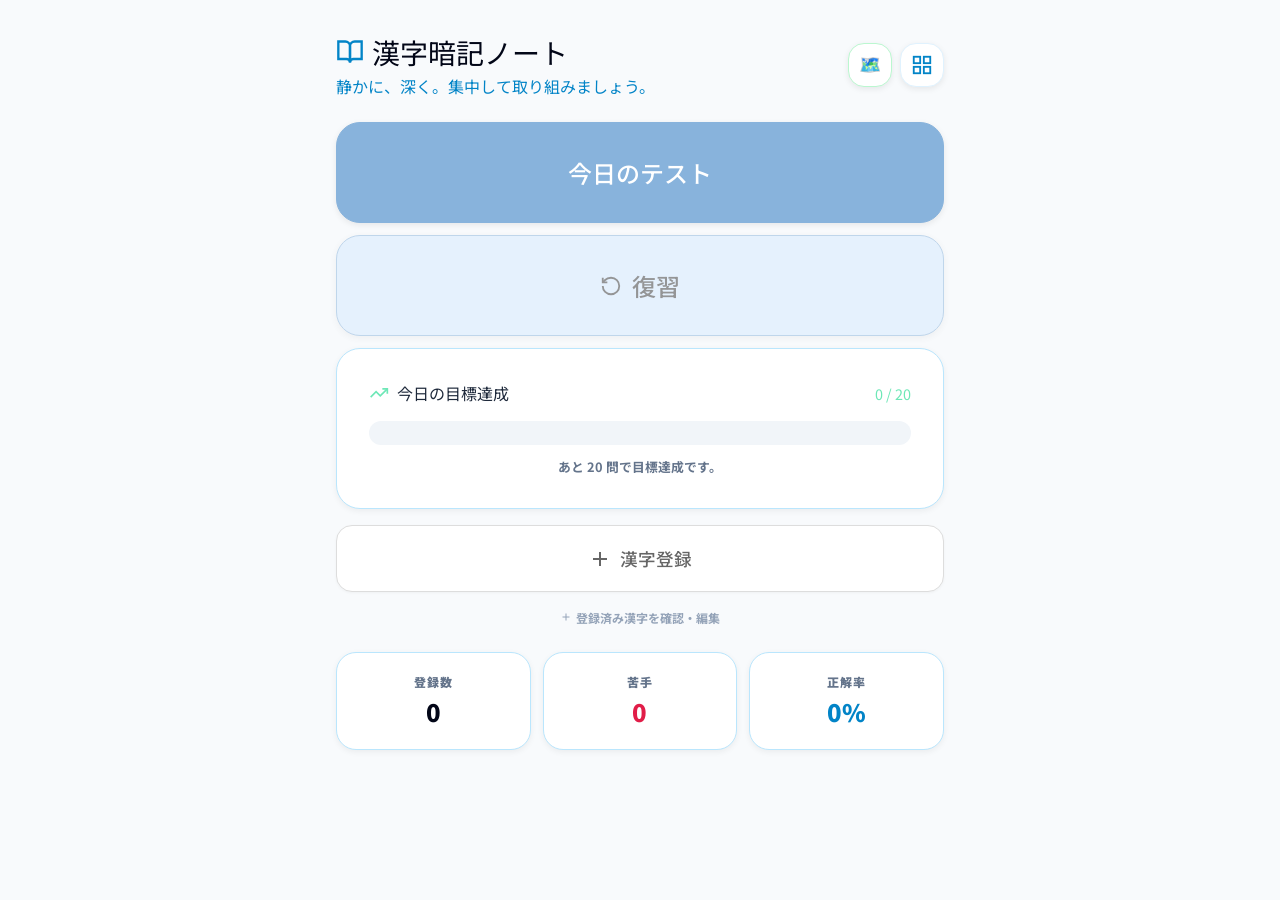
<file: index.html>
<!DOCTYPE html>
<html lang="ja">
<head>
<meta charset="UTF-8">
<meta name="viewport" content="width=device-width, initial-scale=1.0">
<title>漢字暗記ノート</title>
<link href="https://fonts.googleapis.com/css2?family=Noto+Serif+JP:wght@400;700;900&family=Noto+Sans+JP:wght@400;500;700;900&display=swap" rel="stylesheet">
<style>
:root{
  --sky:#0284c7;--sky2:#0ea5e9;--sky-light:#e0f2fe;
  --rose:#e11d48;--emerald:#059669;--emerald-light:#ecfdf5;
  --pink:#b4124c;--pink2:#ec4899;--pink-light:#fdf2f8;--pink-border:#fbcfe8;
  --s950:#020617;--s900:#0f172a;--s800:#1e293b;--s700:#334155;
  --s600:#475569;--s500:#64748b;--s400:#94a3b8;--s300:#cbd5e1;
  --s100:#f1f5f9;--s50:#f8fafc;--white:#fff;
}
*{box-sizing:border-box;margin:0;padding:0;}
body{font-family:'Noto Sans JP',sans-serif;background:var(--s50);color:var(--s950);min-height:100vh;}
.app{max-width:672px;margin:0 auto;padding:12px;min-height:100vh;display:flex;flex-direction:column;}
@media(min-width:768px){.app{padding:32px;}}

/* Header */
header{margin-bottom:24px;display:flex;align-items:center;justify-content:space-between;}
.hl h1{font-size:1.4rem;font-weight:400;display:flex;align-items:center;gap:8px;color:var(--s950);}
@media(min-width:768px){.hl h1{font-size:1.75rem;}}
.hl h1 .ico{color:var(--sky);}
.hl p{color:var(--sky);font-size:.85rem;margin-top:2px;}
@media(min-width:768px){.hl p{font-size:1rem;}}
.hbtns{display:flex;gap:8px;}
.hbtn{padding:10px;border-radius:16px;border:none;cursor:pointer;transition:all .2s;display:flex;align-items:center;justify-content:center;}
.hbtn.map{background:var(--white);color:#15803d;border:1px solid #bbf7d0;box-shadow:0 2px 6px rgba(0,0,0,.08);font-size:18px;}
.hbtn.map.on{background:#16a34a;color:#fff;border-color:#16a34a;}
.hbtn.dash{background:var(--white);color:var(--sky);border:1px solid var(--sky-light);box-shadow:0 2px 6px rgba(0,0,0,.08);}
.hbtn.dash.on{background:var(--sky);color:#fff;border-color:var(--sky);}

/* Buttons */
.btn{width:100%;padding:24px;border-radius:20px;font-weight:500;font-size:1.3rem;border:1px solid transparent;cursor:pointer;display:flex;align-items:center;justify-content:center;gap:10px;transition:all .2s;margin-bottom:12px;font-family:'Noto Sans JP',sans-serif;box-shadow:0 2px 6px rgba(0,0,0,.08);}
@media(min-width:768px){.btn{padding:32px;font-size:1.5rem;border-radius:24px;}}
.btn:disabled{opacity:.5;cursor:not-allowed;}
.btn-t{background:#88b3dc;color:#fff;border-color:#88b3dc;}
.btn-t:hover:not(:disabled){background:#729ec8;}
.btn-t.resume{background:#fcd05c;color:#333;border-color:#fcd05c;}
.btn-t.resume:hover{background:#ffe552;}
.btn-r{background:#d3e9ff;color:#333;border-color:#88b3dc;}
.btn-r:hover:not(:disabled){background:#c4e1ff;}
.btn-r.resume{background:#fcd05c;color:#333;border-color:#fcd05c;}
.btn-r.resume:hover{background:#ffe552;}

/* Card */
.card{background:var(--white);border-radius:20px;padding:20px;border:1px solid #bae6fd;box-shadow:0 2px 6px rgba(0,0,0,.06);margin-bottom:16px;}
@media(min-width:768px){.card{padding:32px;border-radius:24px;}}

/* Progress */
.pw{height:16px;background:var(--s100);border-radius:99px;overflow:hidden;}
@media(min-width:768px){.pw{height:24px;}}
.pf{height:100%;background:var(--sky);border-radius:99px;transition:width .6s;}
.pf.pink{background:#ec4899;}

/* Add btn */
.btn-add{width:100%;background:var(--white);color:#666;border:1px solid #ddd;padding:20px;border-radius:16px;font-weight:500;font-size:1.1rem;cursor:pointer;display:flex;align-items:center;justify-content:center;gap:8px;transition:all .2s;margin-bottom:12px;box-shadow:0 1px 3px rgba(0,0,0,.04);font-family:'Noto Sans JP',sans-serif;}
.btn-add:hover{background:var(--s50);}

/* Form */
.fb{background:var(--white);border-radius:24px;padding:32px;border:1px solid var(--sky-light);box-shadow:0 8px 24px rgba(0,0,0,.08);margin-bottom:16px;}
.fb.hidden{display:none;}
.ftitle{font-size:1.2rem;font-weight:500;margin-bottom:24px;display:flex;align-items:center;gap:8px;color:var(--s900);}
label{font-size:.85rem;font-weight:500;color:var(--s400);text-transform:uppercase;letter-spacing:.1em;display:block;margin-bottom:8px;}
input[type="text"]{width:100%;padding:20px;background:rgba(14,165,233,.04);border:1px solid var(--sky-light);border-radius:16px;font-size:1.5rem;font-weight:500;font-family:'Noto Sans JP',sans-serif;outline:none;transition:all .2s;color:var(--s900);margin-bottom:24px;}
input[type="text"]:focus{border-color:var(--sky2);box-shadow:0 0 0 4px rgba(14,165,233,.15);}
input.ki{font-size:2.5rem;font-weight:900;color:var(--sky);border:2px solid #bae6fd;}
.fa{display:flex;gap:16px;}
.bsave{flex:1;padding:20px;background:var(--sky);color:#fff;border:none;border-radius:16px;font-weight:900;cursor:pointer;display:flex;align-items:center;justify-content:center;gap:10px;font-family:'Noto Sans JP',sans-serif;transition:background .2s;font-size:1.2rem;box-shadow:0 6px 20px rgba(2,132,199,.3);}
.bsave:hover{background:#0369a1;}
.bcancel{padding:20px 32px;background:var(--s100);color:var(--s700);border:none;border-radius:16px;font-weight:900;cursor:pointer;font-family:'Noto Sans JP',sans-serif;font-size:1.1rem;}
.bcancel:hover{background:#e2e8f0;}

/* List toggle */
.ltgl{text-align:center;margin-bottom:8px;}
.ltgl button{background:none;border:none;cursor:pointer;font-size:.75rem;font-weight:700;color:var(--s400);display:inline-flex;align-items:center;gap:4px;transition:color .2s;font-family:'Noto Sans JP',sans-serif;}
.ltgl button:hover{color:var(--sky2);}

/* Quick stats */
.qs{display:grid;grid-template-columns:repeat(3,1fr);gap:12px;padding-top:16px;}
.qsb{background:var(--white);padding:16px 12px;border-radius:16px;border:1px solid #bae6fd;text-align:center;box-shadow:0 2px 6px rgba(0,0,0,.06);}
@media(min-width:768px){.qsb{padding:20px;border-radius:20px;}}
.qsl{font-size:.6rem;font-weight:900;color:var(--s500);text-transform:uppercase;letter-spacing:.07em;}
@media(min-width:768px){.qsl{font-size:.75rem;}}
.qsv{font-size:1.3rem;font-weight:900;margin-top:4px;color:var(--s950);}
@media(min-width:768px){.qsv{font-size:1.5rem;}}
.qsv.bad{color:var(--rose);} .qsv.blu{color:var(--sky);}

/* Kanji list */
.kl{display:flex;flex-direction:column;gap:12px;margin-top:10px;}
.ki2{background:var(--white);padding:20px;border-radius:16px;border:2px solid #bae6fd;display:flex;align-items:center;justify-content:space-between;box-shadow:0 2px 8px rgba(0,0,0,.06);}
.ki2.bad{border-color:#fecdd3;background:#fff8f9;}
.kinfo{flex:1;}
.kmain{display:flex;align-items:center;gap:12px;}
.kchar{font-size:1.9rem;font-weight:900;color:var(--s950);}
.kread{font-size:1rem;color:var(--s500);font-weight:700;}
.kstats{display:flex;gap:16px;margin-top:12px;}
.kok{font-size:.75rem;font-weight:900;color:var(--emerald);display:flex;align-items:center;gap:4px;}
.kng{font-size:.75rem;font-weight:900;color:var(--rose);display:flex;align-items:center;gap:4px;}
.kact{display:flex;align-items:center;gap:4px;}
.bbad{background:#fee2e2;color:var(--rose);font-size:.65rem;font-weight:700;padding:4px 10px;border-radius:99px;text-transform:uppercase;margin-right:4px;}
.ibtn{background:none;border:none;cursor:pointer;padding:8px;color:#cbd5e1;transition:color .2s;}
.ibtn:hover.ed{color:var(--sky2);} .ibtn:hover.dl{color:var(--rose);}
.kempty{text-align:center;padding:48px;color:var(--s400);font-style:italic;}

/* Test */
.thdr{display:flex;align-items:center;justify-content:space-between;margin-bottom:32px;}
.bbk{background:none;border:none;cursor:pointer;color:var(--s500);display:flex;align-items:center;gap:4px;font-size:.9rem;font-family:'Noto Sans JP',sans-serif;transition:color .2s;}
.bbk:hover{color:var(--s900);}
.pg{display:flex;align-items:center;gap:12px;}
.pm{width:128px;height:8px;background:var(--sky-light);border-radius:99px;overflow:hidden;}
.pmf{height:100%;background:var(--sky2);border-radius:99px;transition:width .4s;}
.plbl{font-size:.875rem;font-weight:900;color:var(--s600);}
.tc{background:var(--white);border-radius:24px;border:1px solid #e0f2fe;box-shadow:0 20px 40px rgba(2,132,199,.1);display:flex;flex-direction:column;align-items:center;justify-content:center;padding:32px 16px;text-align:center;min-height:300px;position:relative;overflow:hidden;}
.tc::before{content:'';position:absolute;inset:0;background-image:linear-gradient(#0284c7 1px,transparent 1px);background-size:100% 40px;opacity:.12;pointer-events:none;}
@media(min-width:768px){.tc{padding:32px;}}
.thint{font-size:.875rem;font-weight:900;color:var(--sky2);text-transform:uppercase;letter-spacing:.12em;margin-bottom:20px;}
.trd{font-size:2.25rem;font-weight:900;color:var(--sky);line-height:1.5;margin-bottom:32px;}
@media(min-width:768px){.trd{font-size:4.5rem;}}
.trd .ul{text-decoration:underline;text-decoration-color:#7dd3fc;text-underline-offset:10px;text-decoration-thickness:3px;}
.bshow{padding:20px 48px;background:var(--sky);color:#fff;border:none;border-radius:99px;font-size:1.3rem;font-weight:900;cursor:pointer;box-shadow:0 8px 24px rgba(2,132,199,.35);transition:all .2s;font-family:'Noto Sans JP',sans-serif;}
.bshow:hover{background:#0369a1;transform:translateY(-1px);}
.ak{font-size:4.5rem;font-weight:900;color:var(--s950);line-height:1.1;margin-bottom:12px;font-family:'Noto Serif JP',serif;}
@media(min-width:768px){.ak{font-size:6rem;}}
.ar{font-size:1.3rem;color:var(--s600);font-weight:700;margin-bottom:24px;}
@media(min-width:768px){.ar{font-size:1.5rem;}}
.ar .ul{text-decoration:underline;text-decoration-color:#7dd3fc;text-underline-offset:8px;text-decoration-thickness:3px;}
.abtns{display:flex;gap:16px;width:100%;}
.bw,.bc{flex:1;padding:20px;border-radius:16px;font-weight:900;border:4px solid;cursor:pointer;display:flex;flex-direction:column;align-items:center;gap:8px;font-family:'Noto Sans JP',sans-serif;transition:all .2s;font-size:1rem;box-shadow:0 4px 12px rgba(0,0,0,.08);}
.bw{background:#fff1f2;color:#be123c;border-color:#fecdd3;} .bw:hover{background:#ffe4e6;}
.bc{background:var(--emerald-light);color:#065f46;border-color:#a7f3d0;} .bc:hover{background:#d1fae5;}
.bw svg,.bc svg{width:32px;height:32px;}

/* Result */
.res{text-align:center;padding:48px 0;}
.rej{font-size:5rem;animation:bo 1s infinite;margin-bottom:16px;}
@keyframes bo{0%,100%{transform:translateY(0)}50%{transform:translateY(-16px)}}
.ret{font-size:3rem;font-weight:900;color:var(--s950);margin-bottom:8px;}
.res2{color:var(--s600);font-size:1.3rem;font-weight:700;margin-bottom:32px;}
.recard{background:var(--white);padding:40px;border-radius:40px;box-shadow:0 20px 40px rgba(14,165,233,.12);border:2px solid #bae6fd;max-width:380px;margin:0 auto 32px;}
.relbl{font-size:.875rem;font-weight:900;color:var(--s500);text-transform:uppercase;letter-spacing:.1em;margin-bottom:20px;}
.rems{display:flex;flex-wrap:wrap;justify-content:center;gap:16px;margin-top:8px;}
.remb{background:#fff1f2;color:#be123c;padding:12px 20px;border-radius:16px;font-weight:900;font-size:1.5rem;border:2px solid #fecdd3;box-shadow:0 2px 8px rgba(0,0,0,.06);}
.perf{padding:16px 0;}
.perf .big{font-size:1.5rem;font-weight:900;color:var(--emerald);display:block;margin-bottom:6px;}
.perf .sm{font-size:1rem;font-weight:700;color:var(--s500);}
.bbr{padding:24px 80px;background:var(--sky);color:#fff;border:none;border-radius:40px;font-size:1.3rem;font-weight:900;cursor:pointer;box-shadow:0 8px 24px rgba(2,132,199,.3);transition:all .2s;font-family:'Noto Sans JP',sans-serif;}
.bbr:hover{background:#0369a1;}

/* Dashboard */
.dg{display:grid;grid-template-columns:1fr 1fr;gap:16px;margin-bottom:16px;}
.dc{background:var(--white);padding:32px;border-radius:24px;border:2px solid #bae6fd;box-shadow:0 2px 6px rgba(0,0,0,.06);}
.dct{font-size:.875rem;font-weight:900;color:var(--s500);text-transform:uppercase;letter-spacing:.1em;text-align:center;margin-bottom:12px;}
.pw2{position:relative;width:160px;height:160px;margin:0 auto;}
.pl{position:absolute;inset:0;display:flex;flex-direction:column;align-items:center;justify-content:center;}
.pl .big{font-size:2.5rem;font-weight:900;color:var(--s950);}
.pl .sm{font-size:.75rem;font-weight:900;color:var(--s500);text-transform:uppercase;letter-spacing:.1em;}
.mrow{display:flex;align-items:center;justify-content:space-between;font-size:.875rem;margin-bottom:12px;}
.mdot{width:8px;height:8px;border-radius:50%;margin-right:8px;display:inline-block;}
.mn{color:var(--s500);display:flex;align-items:center;}
.mv{font-weight:700;color:var(--s900);}
.topcard{background:var(--white);padding:32px;border-radius:24px;border:2px solid #bae6fd;margin-bottom:16px;box-shadow:0 2px 6px rgba(0,0,0,.06);}
.toph{display:flex;align-items:center;justify-content:space-between;margin-bottom:32px;}
.topht{font-size:.875rem;font-weight:900;color:var(--s600);text-transform:uppercase;letter-spacing:.1em;display:flex;align-items:center;gap:8px;}
.trow{display:flex;align-items:center;gap:16px;margin-bottom:16px;}
.rb{width:24px;height:24px;border-radius:8px;display:flex;align-items:center;justify-content:center;font-size:.7rem;font-weight:700;flex-shrink:0;}
.r1{background:var(--rose);color:#fff;}.r2{background:#f97316;color:#fff;}.r3{background:#f59e0b;color:#fff;}.rn{background:var(--s100);color:var(--s400);}
.tk{font-size:1.5rem;font-weight:700;flex:1;}
.bw2{display:flex;align-items:center;gap:4px;}
.bb{width:96px;height:8px;background:#fee2e2;border-radius:99px;overflow:hidden;}
.bf{height:100%;background:var(--rose);border-radius:99px;transition:width .6s;}
.bc2{font-size:.875rem;font-weight:700;color:var(--rose);width:24px;text-align:right;}
.rvc{background:#fff1f2;padding:24px;border-radius:24px;border:1px solid #fecdd3;margin-bottom:16px;}
.rvt{font-size:.75rem;font-weight:700;color:var(--rose);text-transform:uppercase;letter-spacing:.1em;display:flex;align-items:center;gap:6px;margin-bottom:14px;}
.rvi{display:flex;flex-wrap:wrap;gap:8px;}
.rit{background:#fff;padding:8px 12px;border-radius:12px;border:1px solid #fecdd3;display:flex;align-items:center;gap:6px;}
.rk{font-weight:700;color:var(--s900);}
.rbg{font-size:.6rem;background:#fee2e2;color:var(--rose);padding:2px 6px;border-radius:6px;font-weight:700;}
.bdtest{width:100%;padding:24px;background:var(--sky);color:#fff;border:none;border-radius:40px;font-size:1.3rem;font-weight:900;cursor:pointer;box-shadow:0 8px 24px rgba(2,132,199,.25);transition:all .2s;display:flex;align-items:center;justify-content:center;gap:16px;font-family:'Noto Sans JP',sans-serif;}
.bdtest:hover:not(:disabled){background:#0369a1;} .bdtest:disabled{opacity:.5;cursor:not-allowed;}

/* Map */
.mhdr{display:flex;align-items:center;justify-content:space-between;margin-bottom:24px;}
.mclbl{font-size:.75rem;font-weight:500;color:var(--s400);text-transform:uppercase;}
.mcval{font-size:1.1rem;font-weight:500;color:var(--pink);}
.mcon{position:relative;width:100%;height:450px;background:rgba(253,242,248,.35);border-radius:40px;border:1px solid var(--pink-border);overflow:hidden;touch-action:none;user-select:none;margin-bottom:16px;}
.mdbg{position:absolute;inset:0;opacity:.05;pointer-events:none;background-image:radial-gradient(#ec4899 1px,transparent 1px);background-size:30px 30px;}
.petal{position:absolute;pointer-events:none;user-select:none;z-index:1;animation:fp linear infinite;opacity:0;}
@keyframes fp{0%{transform:translateY(-20px) rotate(0deg);opacity:0;}10%{opacity:.6;}80%{opacity:.5;}100%{transform:translateY(480px) rotate(720deg) translateX(60px);opacity:0;}}
.mzoom{position:absolute;top:16px;right:16px;z-index:20;display:flex;flex-direction:column;gap:8px;}
.zbtn{width:48px;height:48px;background:rgba(255,255,255,.9);border:1px solid var(--pink-border);border-radius:12px;box-shadow:0 2px 8px rgba(0,0,0,.1);cursor:pointer;display:flex;align-items:center;justify-content:center;font-size:1.5rem;font-weight:900;color:#be185d;transition:all .2s;}
.zbtn:hover{background:#fff;} .zbtn.rst{font-size:.65rem;font-weight:900;color:#f9a8d4;}
.mlbl{position:absolute;top:24px;left:24px;z-index:10;pointer-events:none;}
.mlbl h3{font-size:1.3rem;font-weight:500;color:#333;display:flex;align-items:center;gap:6px;}
.mlbl p{font-size:.875rem;color:var(--s500);margin-top:2px;}
.mleg{position:absolute;bottom:16px;right:16px;background:rgba(255,255,255,.97);border:2px solid var(--pink-border);border-radius:16px;padding:14px 16px;z-index:10;box-shadow:0 2px 8px rgba(0,0,0,.06);}
.lrow{display:flex;align-items:center;gap:8px;margin-bottom:6px;font-size:.75rem;}
.lrow:last-child{margin-bottom:0;}
.ldot{width:16px;height:16px;border-radius:4px;}
.mdrag{position:absolute;cursor:grab;z-index:10;transform-origin:0 0;}
.mdrag:active{cursor:grabbing;}
.pb{position:absolute;border-radius:16px;display:flex;align-items:center;justify-content:center;font-weight:900;font-size:.75rem;width:40px;height:40px;cursor:pointer;border:2px solid;transition:transform .15s,box-shadow .15s;font-family:'Noto Sans JP',sans-serif;text-align:center;line-height:1.2;flex-direction:column;}
.pb.ul{background:#F7D6E0;color:#333;border-color:#f9a8d4;box-shadow:0 2px 8px rgba(249,168,212,.5);}
.pb.ul:hover{transform:scale(1.15);box-shadow:0 4px 16px rgba(249,168,212,.7);}
.pb.lk{background:#DDEED8;color:rgba(51,51,51,.6);border-color:#d1d5db;opacity:.6;cursor:default;}
.pb.hk{width:84px;height:84px;font-size:1.2rem;border-radius:20px;}
.pov{position:absolute;bottom:24px;left:24px;right:24px;background:rgba(255,255,255,.92);backdrop-filter:blur(12px);color:#333;padding:32px;border-radius:48px;box-shadow:0 12px 40px rgba(0,0,0,.15);z-index:30;border:2px solid var(--pink-border);}
.pov.hidden{display:none;}
.povh{display:flex;justify-content:space-between;align-items:flex-start;margin-bottom:20px;}
.povlbl{font-size:.75rem;font-weight:500;opacity:.8;text-transform:uppercase;letter-spacing:.1em;color:var(--pink);display:block;margin-bottom:4px;}
.povn{font-size:2.5rem;font-weight:500;color:var(--s950);font-family:'Noto Serif JP',serif;}
.povk{font-size:.75rem;font-weight:500;color:var(--pink);opacity:.8;}
.povc{font-size:1.9rem;font-weight:500;color:var(--s800);}
.povck{font-size:.7rem;color:var(--s500);}
.sbox{background:rgba(253,242,248,.7);border:1px solid var(--pink-border);border-radius:24px;padding:20px;}
.sn{font-size:1.5rem;font-weight:500;color:var(--s900);}
.pcls{position:absolute;top:-16px;right:-16px;background:#fff;color:var(--pink);border:2px solid var(--pink-border);border-radius:14px;width:40px;height:40px;cursor:pointer;display:flex;align-items:center;justify-content:center;box-shadow:0 6px 16px rgba(236,72,153,.25);font-size:1.2rem;transition:all .2s;}
.pcls:hover{transform:scale(1.1);}
.nu{background:var(--pink-light);padding:32px;border-radius:40px;border:1px solid var(--pink-border);margin-bottom:16px;}
.nut{font-size:1rem;font-weight:500;color:#9d174d;display:flex;align-items:center;gap:8px;margin-bottom:12px;}
.nubw{height:16px;background:#fff;border-radius:99px;overflow:hidden;border:1px solid var(--pink-border);box-shadow:inset 0 2px 4px rgba(0,0,0,.05);}
.nub{height:100%;background:#ec4899;border-radius:99px;transition:width .6s;}
.num{font-size:.75rem;color:#be185d;margin-top:10px;text-align:center;font-weight:500;}

/* Modals */
.mov{position:fixed;inset:0;z-index:50;display:flex;align-items:center;justify-content:center;padding:16px;background:rgba(15,23,42,.4);backdrop-filter:blur(4px);}
.mov.hidden{display:none;}
.mbox{background:#fff;border-radius:28px;padding:24px;width:100%;max-width:380px;box-shadow:0 20px 60px rgba(0,0,0,.15);position:relative;animation:pi .2s ease;}
@keyframes pi{from{opacity:0;transform:scale(.92) translateY(16px);}to{opacity:1;transform:scale(1) translateY(0);}}
.mhd{display:flex;align-items:center;gap:10px;margin-bottom:12px;}
.mic{display:inline-flex;padding:8px;border-radius:12px;}
.mic.danger{background:#fee2e2;color:var(--rose);} .mic.info{background:var(--sky-light);color:var(--sky);}
.mtit{font-size:1.2rem;font-weight:700;color:var(--s900);}
.mmsg{color:var(--s700);line-height:1.6;margin-bottom:20px;font-size:.9rem;}
.mbtns{display:flex;gap:10px;}
.mca{flex:1;padding:12px;border-radius:12px;border:none;background:none;color:var(--s500);font-weight:700;cursor:pointer;font-family:'Noto Sans JP',sans-serif;font-size:.9rem;}
.mca:hover{background:var(--s100);}
.mco{flex:1;padding:12px;border-radius:12px;border:none;font-weight:900;cursor:pointer;color:#fff;font-family:'Noto Sans JP',sans-serif;font-size:.9rem;}
.mco.danger{background:var(--rose);box-shadow:0 4px 12px rgba(225,29,72,.3);} .mco.danger:hover{background:#be123c;}
.mco.info{background:var(--sky);box-shadow:0 4px 12px rgba(2,132,199,.3);} .mco.info:hover{background:#0369a1;}

/* Unlock modal */
.uov{position:fixed;inset:0;z-index:100;display:flex;align-items:center;justify-content:center;padding:16px;background:rgba(15,23,42,.4);backdrop-filter:blur(4px);}
.uov.hidden{display:none;}
.ubox{background:#fff;border-radius:48px;width:100%;max-width:380px;overflow:hidden;box-shadow:0 20px 60px rgba(0,0,0,.18);position:relative;animation:pi .3s ease;}
.udeco{position:absolute;top:0;left:0;right:0;height:128px;background:linear-gradient(135deg,#f9a8d4,#f43f5e);opacity:.2;}
.ucnt{padding:40px 28px;text-align:center;position:relative;}
.uico{display:inline-flex;align-items:center;justify-content:center;width:80px;height:80px;background:#fce7f3;border-radius:50%;color:#ec4899;font-size:2.5rem;margin-bottom:16px;}
.usub{font-size:.875rem;font-weight:900;color:#ec4899;text-transform:uppercase;letter-spacing:.15em;margin-bottom:12px;}
.uname{font-size:3rem;font-weight:900;color:var(--s950);display:block;font-family:'Noto Serif JP',serif;}
.ukana{font-size:.9rem;opacity:.8;color:#ec4899;font-weight:900;}
.ucaplbl{font-size:.7rem;font-weight:900;color:#ec4899;opacity:.7;text-transform:uppercase;margin-top:12px;display:block;}
.ucap{font-size:1.5rem;font-weight:700;color:var(--s900);display:block;}
.ucapk{font-size:.75rem;color:var(--s500);}
.uspbox{background:rgba(253,242,248,.7);border:2px solid var(--pink-border);border-radius:32px;padding:20px;margin:16px 0;}
.usplbl{font-size:.7rem;font-weight:900;color:#ec4899;opacity:.8;text-transform:uppercase;margin-bottom:6px;display:block;}
.usp{font-size:1.5rem;font-weight:900;color:var(--s900);}
.bmap{width:100%;padding:24px;background:#d4145a;color:#fff;border:none;border-radius:40px;font-size:1.1rem;font-weight:900;cursor:pointer;box-shadow:0 8px 24px rgba(212,20,90,.35);transition:all .2s;font-family:'Noto Sans JP',sans-serif;}
.bmap:hover{background:#be123c;}
.sk1{position:absolute;top:-16px;left:-16px;font-size:2rem;opacity:.4;transform:rotate(12deg);}
.sk2{position:absolute;top:40px;right:-16px;font-size:1.5rem;opacity:.4;transform:rotate(-12deg);}
.sk3{position:absolute;bottom:40px;left:-24px;font-size:1.5rem;opacity:.4;transform:rotate(45deg);}

.screen{animation:fi .25s ease;}
@keyframes fi{from{opacity:0;transform:translateY(12px);}to{opacity:1;transform:translateY(0);}}
.hidden{display:none!important;}
svg{display:inline-block;vertical-align:middle;}
</style>
</head>
<body>
<div class="app">

<header>
  <div class="hl">
    <h1><svg class="ico" width="28" height="28" fill="none" stroke="currentColor" stroke-width="2" viewBox="0 0 24 24"><path d="M2 3h6a4 4 0 0 1 4 4v14a3 3 0 0 0-3-3H2z"/><path d="M22 3h-6a4 4 0 0 0-4 4v14a3 3 0 0 1 3-3h7z"/></svg>漢字暗記ノート</h1>
    <p>静かに、深く。集中して取り組みましょう。</p>
  </div>
  <div class="hbtns">
    <button class="hbtn map" id="btnMap" onclick="toggleMap()">🗺️</button>
    <button class="hbtn dash" id="btnDash" onclick="toggleDash()">
      <svg width="22" height="22" fill="none" stroke="currentColor" stroke-width="2" viewBox="0 0 24 24"><rect x="3" y="3" width="7" height="7"/><rect x="14" y="3" width="7" height="7"/><rect x="14" y="14" width="7" height="7"/><rect x="3" y="14" width="7" height="7"/></svg>
    </button>
  </div>
</header>

<!-- LIST -->
<div id="sL" class="screen">
  <button class="btn btn-t" id="btnT" onclick="startTest(false)">今日のテスト</button>
  <button class="btn btn-r" id="btnR" onclick="startTest(true)" disabled>
    <svg width="22" height="22" fill="none" stroke="currentColor" stroke-width="2" viewBox="0 0 24 24"><path d="M3 12a9 9 0 1 0 9-9 9.75 9.75 0 0 0-6.74 2.74L3 8"/><path d="M3 3v5h5"/></svg>復習
  </button>
  <div class="card">
    <div style="display:flex;align-items:center;justify-content:space-between;margin-bottom:16px;">
      <h2 style="font-size:1rem;font-weight:400;color:var(--s800);display:flex;align-items:center;gap:8px;">
        <svg width="20" height="20" fill="none" stroke="#6ee7b7" stroke-width="2" viewBox="0 0 24 24"><polyline points="22 7 13.5 15.5 8.5 10.5 2 17"/><polyline points="16 7 22 7 22 13"/></svg>今日の目標達成
      </h2>
      <span style="font-size:.9rem;font-weight:400;color:#6ee7b7;" id="dLbl">0 / 20</span>
    </div>
    <div class="pw"><div class="pf" id="dBar" style="width:0%"></div></div>
    <p style="font-size:.8rem;color:var(--s500);text-align:center;margin-top:12px;font-weight:700;" id="dMsg">あと 20 問で目標達成です。</p>
  </div>

  <button class="btn-add" id="btnA" onclick="toggleForm()">
    <svg width="24" height="24" fill="none" stroke="currentColor" stroke-width="2" viewBox="0 0 24 24"><line x1="12" y1="5" x2="12" y2="19"/><line x1="5" y1="12" x2="19" y2="12"/></svg>漢字登録
  </button>

  <div class="fb hidden" id="formBox">
    <div class="ftitle" id="ftitle">
      <svg width="24" height="24" fill="none" stroke="var(--sky)" stroke-width="2" viewBox="0 0 24 24"><line x1="12" y1="5" x2="12" y2="19"/><line x1="5" y1="12" x2="19" y2="12"/></svg>漢字登録
    </div>
    <label>例題（問題文）</label>
    <input type="text" id="iS" placeholder="例: びょうきがなおる">
    <label>漢字にしたい部分</label>
    <input type="text" id="iT" placeholder="例: びょうき">
    <label>解答（漢字）</label>
    <input type="text" id="iK" class="ki" placeholder="例: 病気">
    <div class="fa">
      <button class="bsave" id="bSub" onclick="submitForm()">
        <svg width="20" height="20" fill="none" stroke="currentColor" stroke-width="2" viewBox="0 0 24 24"><path d="M19 21H5a2 2 0 0 1-2-2V5a2 2 0 0 1 2-2h11l5 5v11a2 2 0 0 1-2 2z"/><polyline points="17 21 17 13 7 13 7 21"/><polyline points="7 3 7 8 15 8"/></svg>保存する
      </button>
      <button class="bcancel hidden" id="bCE" onclick="cancelEdit()">キャンセル</button>
    </div>
  </div>

  <div class="ltgl">
    <button onclick="toggleList()" id="bLT">
      <svg width="12" height="12" fill="none" stroke="currentColor" stroke-width="2" viewBox="0 0 24 24"><line x1="12" y1="5" x2="12" y2="19"/><line x1="5" y1="12" x2="19" y2="12"/></svg>登録済み漢字を確認・編集
    </button>
  </div>
  <div id="listWrap" class="hidden">
    <div style="display:flex;align-items:center;justify-content:space-between;padding:0 8px;margin-bottom:8px;">
      <h2 style="font-weight:700;color:var(--s600);font-size:.95rem;" id="lHdr">登録済み (0)</h2>
      <button onclick="resetStats()" id="bRS" class="hidden" style="font-size:.75rem;color:var(--s400);background:none;border:none;cursor:pointer;font-family:'Noto Sans JP',sans-serif;">統計をリセット</button>
    </div>
    <div class="kl" id="kList"></div>
  </div>
  <div class="qs">
    <div class="qsb"><div class="qsl">登録数</div><div class="qsv" id="sTot">0</div></div>
    <div class="qsb"><div class="qsl">苦手</div><div class="qsv bad" id="sBad">0</div></div>
    <div class="qsb"><div class="qsl">正解率</div><div class="qsv blu" id="sAcc">0%</div></div>
  </div>
</div>

<!-- DASHBOARD -->
<div id="sD" class="screen hidden">
  <div class="dg">
    <div class="dc" style="display:flex;flex-direction:column;align-items:center;">
      <div class="dct">総合正解率</div>
      <div class="pw2"><canvas id="pie" width="160" height="160"></canvas><div class="pl"><span class="big" id="pieLbl">0%</span><span class="sm">正解率</span></div></div>
    </div>
    <div class="dc"><div class="dct">習得状況</div><div id="mlist"></div></div>
  </div>
  <div class="topcard">
    <div class="toph">
      <div class="topht"><svg width="20" height="20" fill="none" stroke="var(--sky)" stroke-width="2" viewBox="0 0 24 24"><polyline points="22 7 13.5 15.5 8.5 10.5 2 17"/><polyline points="16 7 22 7 22 13"/></svg>間違いの多い漢字 TOP 5</div>
      <span style="font-size:.75rem;color:var(--s400);">ミス回数</span>
    </div>
    <div id="tlist"></div>
  </div>
  <div class="rvc">
    <div class="rvt"><svg width="16" height="16" fill="none" stroke="currentColor" stroke-width="2" viewBox="0 0 24 24"><circle cx="12" cy="12" r="10"/><line x1="12" y1="8" x2="12" y2="12"/><line x1="12" y1="16" x2="12.01" y2="16"/></svg>要復習リスト</div>
    <div class="rvi" id="rvlist"></div>
  </div>
  <button class="bdtest" onclick="startTest(false)" id="bDT" disabled>
    <svg width="28" height="28" fill="currentColor" viewBox="0 0 24 24"><polygon points="5 3 19 12 5 21 5 3"/></svg>今日のテストを始める
  </button>
</div>

<!-- MAP -->
<div id="sM" class="screen hidden">
  <div class="mhdr">
    <button class="bbk" onclick="setMode('list')"><svg width="20" height="20" fill="none" stroke="currentColor" stroke-width="2" viewBox="0 0 24 24"><polyline points="15 18 9 12 15 6"/></svg>一覧に戻る</button>
    <div style="text-align:right;"><div class="mclbl">日本地図の開拓</div><div class="mcval" id="mCnt">0 / 47 都道府県</div></div>
  </div>
  <div class="mcon" id="mCon">
    <div class="mdbg"></div>
    <div id="petalBox"></div>
    <div class="mlbl">
      <h3><svg width="20" height="20" fill="none" stroke="#b4124c" stroke-width="2" viewBox="0 0 24 24"><path d="M21 10c0 7-9 13-9 13s-9-6-9-13a9 9 0 0 1 18 0z"/><circle cx="12" cy="10" r="3"/></svg>日本地図</h3>
      <p>ドラッグで移動、ピンチやボタンで拡大！</p>
    </div>
    <div class="mzoom">
      <button class="zbtn" onclick="mZoom(.1)">+</button>
      <button class="zbtn" onclick="mZoom(-.1)">-</button>
      <button class="zbtn rst" onclick="mReset()">Reset</button>
    </div>
    <div id="mDrag" class="mdrag"></div>
    <div class="mleg">
      <div class="lrow"><div class="ldot" style="background:#F7D6E0;border:1px solid #f9a8d4;"></div><span style="font-weight:500;color:#333;">解放済み</span></div>
      <div class="lrow"><div class="ldot" style="background:#DDEED8;border:1px solid #d1d5db;opacity:.6;"></div><span style="font-weight:500;color:var(--s400);font-size:.625rem;">未解放</span></div>
    </div>
    <div class="pov hidden" id="pOv">
      <div class="povh">
        <div><span class="povlbl">都道府県</span><div class="povn" id="ovN"></div><div class="povk" id="ovK"></div></div>
        <div style="text-align:right;"><span class="povlbl">県庁所在地</span><div class="povc" id="ovC"></div><div class="povck" id="ovCK"></div></div>
      </div>
      <div class="sbox"><span class="povlbl" style="margin-bottom:8px;">とくさんぶつ</span><div class="sn" id="ovS"></div></div>
      <button class="pcls" onclick="closePov()">✕</button>
    </div>
  </div>
  <div class="nu">
    <div class="nut"><svg width="20" height="20" fill="none" stroke="currentColor" stroke-width="2" viewBox="0 0 24 24"><polyline points="22 7 13.5 15.5 8.5 10.5 2 17"/><polyline points="16 7 22 7 22 13"/></svg>次の解放まで</div>
    <div class="nubw"><div class="nub" id="nuB" style="width:0%"></div></div>
    <p class="num" id="nuM"></p>
  </div>
</div>

<!-- TEST -->
<div id="sT" class="screen hidden">
  <div class="thdr">
    <button class="bbk" onclick="setMode('list')"><svg width="20" height="20" fill="none" stroke="currentColor" stroke-width="2" viewBox="0 0 24 24"><polyline points="15 18 9 12 15 6"/></svg>一覧に戻る</button>
    <div class="pg"><div class="pm"><div class="pmf" id="tBar" style="width:0%"></div></div><span class="plbl" id="tLbl">1 / 1</span></div>
  </div>
  <div class="tc">
    <div id="tQ">
      <div class="thint">ノートに書いてください</div>
      <div class="trd" id="tRd"></div>
      <button class="bshow" onclick="showAns()">答えを表示</button>
    </div>
    <div id="tAns" class="hidden" style="width:100%;text-align:center;">
      <div class="thint">正解</div>
      <div class="ak" id="aK"></div>
      <div class="ar" id="aR"></div>
      <div class="abtns">
        <button class="bw" onclick="handleAns(false)"><svg fill="none" stroke="currentColor" stroke-width="2.5" viewBox="0 0 24 24"><line x1="18" y1="6" x2="6" y2="18"/><line x1="6" y1="6" x2="18" y2="18"/></svg>間違えた</button>
        <button class="bc" onclick="handleAns(true)"><svg fill="none" stroke="currentColor" stroke-width="2.5" viewBox="0 0 24 24"><polyline points="20 6 9 17 4 12"/></svg>正解！</button>
      </div>
    </div>
  </div>
</div>

<!-- RESULT -->
<div id="sR" class="screen hidden">
  <div class="res">
    <div class="rej">🌊</div>
    <h2 class="ret">素晴らしい挑戦！</h2>
    <p class="res2">一歩ずつ、着実に。あなたの努力は裏切りません。</p>
    <div class="recard"><div class="relbl">今回の苦手漢字</div><div class="rems" id="rMis"></div></div>
    <button class="bbr" onclick="setMode('list')">一覧に戻る</button>
  </div>
</div>

</div><!-- .app -->

<!-- Confirm Modal -->
<div class="mov hidden" id="cMov">
  <div class="mbox">
    <div class="mhd"><div class="mic danger" id="mIco"><svg width="24" height="24" fill="none" stroke="currentColor" stroke-width="2" viewBox="0 0 24 24"><path d="M10.29 3.86L1.82 18a2 2 0 0 0 1.71 3h16.94a2 2 0 0 0 1.71-3L13.71 3.86a2 2 0 0 0-3.42 0z"/><line x1="12" y1="9" x2="12" y2="13"/><line x1="12" y1="17" x2="12.01" y2="17"/></svg></div><div class="mtit" id="mTit"></div></div>
    <div class="mmsg" id="mMsg"></div>
    <div class="mbtns"><button class="mca" onclick="closeMov()">キャンセル</button><button class="mco danger" id="mCon2" onclick="execMov()">実行する</button></div>
  </div>
</div>

<!-- Unlock Modal -->
<div class="uov hidden" id="uMov">
  <div class="ubox">
    <div class="udeco"></div><span class="sk1">🌸</span><span class="sk2">🌸</span><span class="sk3">🌸</span>
    <div class="ucnt">
      <div class="uico">📍</div>
      <div class="usub">新しい県が解放されました！</div>
      <span class="uname" id="uN"></span><span class="ukana" id="uK"></span>
      <span class="ucaplbl">県庁所在地</span><span class="ucap" id="uC"></span><span class="ucapk" id="uCK"></span>
      <div class="uspbox"><span class="usplbl">とくさんぶつ</span><span class="usp" id="uSp"></span></div>
      <button class="bmap" onclick="closeUnlock()">地図で見る！</button>
    </div>
  </div>
</div>

<script>
const PREFS=[
  {id:1,name:'北海道',nameKana:'ほっかいどう',capital:'札幌市',capitalKana:'さっぽろし',specialty:'蟹・メロン 🦀🍈',x:9,y:0},
  {id:2,name:'青森県',nameKana:'あおもりけん',capital:'青森市',capitalKana:'あおもりし',specialty:'林檎 🍎',x:9,y:2},
  {id:5,name:'秋田県',nameKana:'あきたけん',capital:'秋田市',capitalKana:'あきたし',specialty:'切蒲英 🍲',x:8,y:3},
  {id:3,name:'岩手県',nameKana:'いわてけん',capital:'盛岡市',capitalKana:'もりおかし',specialty:'椀飯蕎麦 🍜',x:9,y:3},
  {id:6,name:'山形県',nameKana:'やまがたけん',capital:'山形市',capitalKana:'やまがたし',specialty:'桜桃 🍒',x:8,y:4},
  {id:4,name:'宮城県',nameKana:'みやぎけん',capital:'仙台市',capitalKana:'せんだいし',specialty:'牛タン 🐮',x:9,y:4},
  {id:7,name:'福島県',nameKana:'ふくしまけん',capital:'福島市',capitalKana:'ふくしまし',specialty:'桃 🍑',x:9,y:5},
  {id:10,name:'群馬県',nameKana:'ぐんまけん',capital:'前橋市',capitalKana:'まえばしし',specialty:'蒟蒻 🥗',x:8,y:6},
  {id:9,name:'栃木県',nameKana:'とちぎけん',capital:'宇都宮市',capitalKana:'うつのみやし',specialty:'餃子 🥟',x:9,y:6},
  {id:11,name:'埼玉県',nameKana:'さいたまけん',capital:'さいたま市',capitalKana:'さいたまし',specialty:'草加煎餅 🍘',x:8,y:7},
  {id:8,name:'茨城県',nameKana:'いばらきけん',capital:'水戸市',capitalKana:'みとし',specialty:'納豆 🍚',x:9,y:7},
  {id:13,name:'東京都',nameKana:'とうきょうと',capital:'新宿区',capitalKana:'しんじゅくく',specialty:'文字焼き 🥘',x:8,y:8},
  {id:12,name:'千葉県',nameKana:'ちばけん',capital:'千葉市',capitalKana:'ちばし',specialty:'落花生 🥜',x:9,y:8},
  {id:14,name:'神奈川県',nameKana:'かながわけん',capital:'横浜市',capitalKana:'よこはまし',specialty:'焼売 🥟',x:8,y:9},
  {id:15,name:'新潟県',nameKana:'にいがたけん',capital:'新潟市',capitalKana:'にいがたし',specialty:'米 🌾',x:7,y:5},
  {id:16,name:'富山県',nameKana:'とやまけん',capital:'富山市',capitalKana:'とやまし',specialty:'蛍烏賊 🦑',x:6,y:6},
  {id:20,name:'長野県',nameKana:'ながのけん',capital:'長野市',capitalKana:'ながのし',specialty:'信州蕎麦・林檎 🍜🍎',x:7,y:6},
  {id:17,name:'石川県',nameKana:'いしかわけん',capital:'金沢市',capitalKana:'かなざわし',specialty:'金箔ソフト 🍦',x:5,y:6},
  {id:18,name:'福井県',nameKana:'ふくいけん',capital:'福井市',capitalKana:'ふくいし',specialty:'越前蟹 🦀',x:5,y:7},
  {id:21,name:'岐阜県',nameKana:'ぎふけん',capital:'岐阜市',capitalKana:'ぎふし',specialty:'飛騨牛 🥩',x:6,y:7},
  {id:19,name:'山梨県',nameKana:'やまなしけん',capital:'甲府市',capitalKana:'こうふし',specialty:'葡萄・餺飥 🍇🍲',x:7,y:7},
  {id:23,name:'愛知県',nameKana:'あいちけん',capital:'名古屋市',capitalKana:'なごやし',specialty:'手羽先 🍗',x:6,y:8},
  {id:22,name:'静岡県',nameKana:'しずおかけん',capital:'静岡市',capitalKana:'しずおかし',specialty:'茶・鰻 🍵🐍',x:7,y:8},
  {id:25,name:'滋賀県',nameKana:'しがけん',capital:'大津市',capitalKana:'おおつし',specialty:'近江牛 🥩',x:5,y:8},
  {id:26,name:'京都府',nameKana:'きょうとふ',capital:'京都市',capitalKana:'きょうとし',specialty:'八つ橋 🍡',x:4,y:7},
  {id:24,name:'三重県',nameKana:'みえけん',capital:'津市',capitalKana:'つし',specialty:'松阪牛・伊勢海老 🥩🦞',x:5,y:9},
  {id:27,name:'大阪府',nameKana:'おおさかふ',capital:'大阪市',capitalKana:'おおさかし',specialty:'蛸焼き 🐙',x:4,y:8},
  {id:29,name:'奈良県',nameKana:'ならけん',capital:'奈良市',capitalKana:'ならし',specialty:'柿の葉寿司 🍣',x:4,y:9},
  {id:28,name:'兵庫県',nameKana:'ひょうごけん',capital:'神戸市',capitalKana:'こうべし',specialty:'神戸牛 🥩',x:3,y:7},
  {id:30,name:'和歌山県',nameKana:'わかやまけん',capital:'和歌山市',capitalKana:'わかやまし',specialty:'蜜柑 🍊',x:3,y:9},
  {id:31,name:'鳥取県',nameKana:'とっとりけん',capital:'鳥取市',capitalKana:'とっとりし',specialty:'梨 🍐',x:2,y:7},
  {id:32,name:'島根県',nameKana:'しまねけん',capital:'松江市',capitalKana:'まつえし',specialty:'蜆 🐚',x:1,y:7},
  {id:33,name:'岡山県',nameKana:'おかやまけん',capital:'岡山市',capitalKana:'おかやまし',specialty:'吉備団子・桃 🍡🍑',x:2,y:8},
  {id:34,name:'広島県',nameKana:'ひろしまけん',capital:'広島市',capitalKana:'ひろしまし',specialty:'御好焼き・牡蠣 🥘🦪',x:1,y:8},
  {id:35,name:'山口県',nameKana:'やまぐちけん',capital:'山口市',capitalKana:'やまぐちし',specialty:'河豚 🐡',x:0,y:8},
  {id:37,name:'香川県',nameKana:'かがわけん',capital:'高松市',capitalKana:'たかまつし',specialty:'饂飩 🍜',x:2,y:10},
  {id:36,name:'徳島県',nameKana:'とくしまけん',capital:'徳島市',capitalKana:'とくしまし',specialty:'酢橘 🍏',x:2,y:11},
  {id:38,name:'愛媛県',nameKana:'えひめけん',capital:'松山市',capitalKana:'まつやまし',specialty:'蜜柑 🍊',x:1,y:10},
  {id:39,name:'高知県',nameKana:'こうちけん',capital:'高知市',capitalKana:'こうちし',specialty:'鰹の叩き 🐟',x:1,y:11},
  {id:40,name:'福岡県',nameKana:'ふくおかけん',capital:'福岡市',capitalKana:'ふくおかし',specialty:'明太子・拉麺 🌶️🍜',x:0,y:10},
  {id:44,name:'大分県',nameKana:'おおいたけん',capital:'大分市',capitalKana:'おおいたし',specialty:'臭橙 🍏',x:0,y:11},
  {id:41,name:'佐賀県',nameKana:'さがけん',capital:'佐賀市',capitalKana:'さがし',specialty:'佐賀牛 🥩',x:-1,y:11},
  {id:42,name:'長崎県',nameKana:'ながさきけん',capital:'長崎市',capitalKana:'ながさきし',specialty:'カステラ 🍰',x:-1,y:12},
  {id:43,name:'熊本県',nameKana:'くまもとけん',capital:'熊本市',capitalKana:'くまもとし',specialty:'馬刺し・西瓜 🥩🍉',x:0,y:12},
  {id:45,name:'宮崎県',nameKana:'みやざきけん',capital:'宮崎市',capitalKana:'みやざきし',specialty:'芒果 🥭',x:0,y:13},
  {id:46,name:'鹿児島県',nameKana:'かごしまけん',capital:'鹿児島市',capitalKana:'かごしまし',specialty:'黒豚・薩摩芋 🐷🍠',x:-1,y:13},
  {id:47,name:'沖縄県',nameKana:'おきなわけん',capital:'那覇市',capitalKana:'なはし',specialty:'苦瓜・鳳梨 🥒🍍',x:-3,y:13},
];
const sr=s=>{const x=Math.sin(s)*10000;return x-Math.floor(x);};
const SH=[...PREFS].sort((a,b)=>sr(a.id)-sr(b.id));

let cards=[],mode='list',ttype='normal',cidx=0,sAnsF=false,tq=[];
let dc=0,lu=0,eid=null,mcb=null;
const GOAL=20;

window.addEventListener('DOMContentLoaded',()=>{load();buildMap();buildPetals();setupDrag();render();});

function load(){
  try{const s=localStorage.getItem('kanji-cards');if(s)cards=JSON.parse(s).map(c=>({...c,mistakeCount:c.mistakeCount??0,correctCount:c.correctCount??0}));}catch(e){}
  const today=new Date().toLocaleDateString();
  if(localStorage.getItem('kanji-daily-date')===today)dc=Number(localStorage.getItem('kanji-daily-count'))||0;
  else{localStorage.setItem('kanji-daily-date',today);localStorage.setItem('kanji-daily-count','0');dc=0;}
  lu=Number(localStorage.getItem('kanji-last-unlock-count'))||0;
  if(localStorage.getItem('kanji-test-mode')==='test'){
    try{const q=JSON.parse(localStorage.getItem('kanji-test-queue')||'[]');if(q.length>0){tq=q;cidx=Number(localStorage.getItem('kanji-test-index'))||0;ttype=localStorage.getItem('kanji-test-type')||'normal';mode='test';}}catch(e){}
  }
}
function sc(){try{localStorage.setItem('kanji-cards',JSON.stringify(cards));}catch(e){showMov('保存エラー','ブラウザの保存容量がいっぱいです。','info',null);}}
function st(){
  try{
    if(tq.length>0){localStorage.setItem('kanji-test-queue',JSON.stringify(tq));localStorage.setItem('kanji-test-index',String(cidx));localStorage.setItem('kanji-test-type',ttype);}
    else{['kanji-test-queue','kanji-test-index','kanji-test-type'].forEach(k=>localStorage.removeItem(k));}
    mode==='test'?localStorage.setItem('kanji-test-mode','test'):localStorage.removeItem('kanji-test-mode');
  }catch(e){}
}

function calcS(){
  const tot=cards.length,inc=cards.filter(c=>c.isIncorrect).length;
  const tc=cards.reduce((a,c)=>a+c.correctCount,0),tm=cards.reduce((a,c)=>a+c.mistakeCount,0);
  const acc=tc+tm>0?Math.round(tc/(tc+tm)*100):0;
  const mas=[
    {n:'習得済み',v:cards.filter(c=>c.correctCount>3&&c.mistakeCount===0).length,c:'#059669'},
    {n:'学習中',v:cards.filter(c=>c.correctCount>0&&c.correctCount<=3).length,c:'#0ea5e9'},
    {n:'未着手/苦手',v:cards.filter(c=>c.correctCount===0||c.isIncorrect).length,c:'#e11d48'},
  ].filter(d=>d.v>0);
  const top=[...cards].filter(c=>c.mistakeCount>0).sort((a,b)=>b.mistakeCount-a.mistakeCount).slice(0,5).map(c=>({n:c.kanji,m:c.mistakeCount}));
  return{tot,inc,acc,mas,top,tc,tm,ul:Math.floor(tc/5)};
}

function render(){
  const s=calcS();
  // screens
  ['sL','sD','sM','sT','sR'].forEach((id,i)=>{
    document.getElementById(id).classList.toggle('hidden',mode!==['list','dashboard','map','test','result'][i]);
  });
  renderHdr(s);
  if(mode==='list')renderList(s);
  if(mode==='dashboard')renderDash(s);
  if(mode==='map')renderMap(s);
  if(mode==='test')renderTest();
  if(mode==='result')renderResult();
  st();checkUnlock(s);
}

function renderHdr(s){
  document.getElementById('btnMap').classList.toggle('on',mode==='map');
  const db=document.getElementById('btnDash');db.classList.toggle('on',mode==='dashboard');
  db.innerHTML=mode==='dashboard'
    ?'<svg width="22" height="22" fill="none" stroke="currentColor" stroke-width="2" viewBox="0 0 24 24"><polyline points="15 18 9 12 15 6"/></svg>'
    :'<svg width="22" height="22" fill="none" stroke="currentColor" stroke-width="2" viewBox="0 0 24 24"><rect x="3" y="3" width="7" height="7"/><rect x="14" y="3" width="7" height="7"/><rect x="14" y="14" width="7" height="7"/><rect x="3" y="14" width="7" height="7"/></svg>';
}

function renderList(s){
  const isNR=ttype==='normal'&&tq.length>0&&cidx<tq.length;
  const isRR=ttype==='incorrect'&&tq.length>0&&cidx<tq.length;
  const tb=document.getElementById('btnT'),rb=document.getElementById('btnR');
  tb.textContent=isNR?'テストを再開':'今日のテスト';tb.className='btn btn-t'+(isNR?' resume':'');
  rb.disabled=cards.filter(c=>c.isIncorrect||c.mistakeCount>0).length===0;rb.className='btn btn-r'+(isRR?' resume':'');
  rb.innerHTML=`<svg width="22" height="22" fill="none" stroke="currentColor" stroke-width="2" viewBox="0 0 24 24"><path d="M3 12a9 9 0 1 0 9-9 9.75 9.75 0 0 0-6.74 2.74L3 8"/><path d="M3 3v5h5"/></svg>${isRR?'復習を再開':'復習'}`;
  const p=Math.min((dc/GOAL)*100,100);
  document.getElementById('dLbl').textContent=`${dc} / ${GOAL}`;
  document.getElementById('dBar').style.width=p+'%';
  document.getElementById('dMsg').textContent=dc>=GOAL?'目標達成！お疲れ様でした。✨':`あと ${GOAL-dc} 問で目標達成です。`;
  document.getElementById('btnA').innerHTML=eid
    ?'<svg width="24" height="24" fill="none" stroke="currentColor" stroke-width="2" viewBox="0 0 24 24"><polyline points="18 15 12 9 6 15"/></svg>編集をキャンセル'
    :'<svg width="24" height="24" fill="none" stroke="currentColor" stroke-width="2" viewBox="0 0 24 24"><line x1="12" y1="5" x2="12" y2="19"/><line x1="5" y1="12" x2="19" y2="12"/></svg>漢字登録';
  document.getElementById('sTot').textContent=s.tot;
  document.getElementById('sBad').textContent=s.inc;
  document.getElementById('sAcc').textContent=s.acc+'%';
  document.getElementById('lHdr').textContent=`登録済み (${cards.length})`;
  document.getElementById('bRS').classList.toggle('hidden',!cards.some(c=>c.mistakeCount>0));
  renderKList();
}
function renderKList(){
  const el=document.getElementById('kList');
  if(!cards.length){el.innerHTML='<div class="kempty">漢字が登録されていません</div>';return;}
  el.innerHTML=cards.map(c=>`
    <div class="ki2 ${c.isIncorrect?'bad':''}">
      <div class="kinfo">
        <div class="kmain"><span class="kchar">${c.kanji}</span><span class="kread">(${esc(c.reading)})</span></div>
        <div class="kstats">
          <span class="kok"><svg width="14" height="14" fill="none" stroke="currentColor" stroke-width="2.5" viewBox="0 0 24 24"><polyline points="20 6 9 17 4 12"/></svg>${c.correctCount}</span>
          <span class="kng"><svg width="14" height="14" fill="none" stroke="currentColor" stroke-width="2.5" viewBox="0 0 24 24"><line x1="18" y1="6" x2="6" y2="18"/><line x1="6" y1="6" x2="18" y2="18"/></svg>${c.mistakeCount}</span>
        </div>
      </div>
      <div class="kact">
        ${c.isIncorrect?'<span class="bbad">苦手</span>':''}
        <button class="ibtn ed" onclick="startEdit('${c.id}')"><svg width="18" height="18" fill="none" stroke="currentColor" stroke-width="2" viewBox="0 0 24 24"><path d="M11 4H4a2 2 0 0 0-2 2v14a2 2 0 0 0 2 2h14a2 2 0 0 0 2-2v-7"/><path d="M18.5 2.5a2.121 2.121 0 0 1 3 3L12 15l-4 1 1-4 9.5-9.5z"/></svg></button>
        <button class="ibtn dl" onclick="delCard('${c.id}')"><svg width="18" height="18" fill="none" stroke="currentColor" stroke-width="2" viewBox="0 0 24 24"><polyline points="3 6 5 6 21 6"/><path d="M19 6l-1 14H6L5 6"/><path d="M10 11v6"/><path d="M14 11v6"/><path d="M9 6V4h6v2"/></svg></button>
      </div>
    </div>`).join('');
}

function renderDash(s){
  document.getElementById('pieLbl').textContent=s.acc+'%';
  document.getElementById('bDT').disabled=!cards.length;
  drawPie(s.tc,s.tm);
  document.getElementById('mlist').innerHTML=s.mas.length
    ?s.mas.map(d=>`<div class="mrow"><span class="mn"><span class="mdot" style="background:${d.c};"></span>${d.n}</span><span class="mv">${d.v}</span></div>`).join('')
    :'<div style="text-align:center;color:var(--s400);font-size:.75rem;font-style:italic;padding:16px 0;">データがありません</div>';
  document.getElementById('tlist').innerHTML=s.top.length
    ?s.top.map((t,i)=>`<div class="trow"><div class="rb ${['r1','r2','r3','rn','rn'][i]}">${i+1}</div><div class="tk">${t.n}</div><div class="bw2"><div class="bb"><div class="bf" style="width:${(t.m/s.top[0].m)*100}%"></div></div><span class="bc2">${t.m}</span></div></div>`).join('')
    :'<div style="text-align:center;padding:32px;color:var(--s400);font-size:.85rem;font-style:italic;">まだ間違いのデータがありません</div>';
  const rv=cards.filter(c=>c.isIncorrect||c.mistakeCount>2);
  document.getElementById('rvlist').innerHTML=rv.length
    ?rv.map(c=>`<div class="rit"><span class="rk">${c.kanji}</span><span class="rbg">${c.mistakeCount}回ミス</span></div>`).join('')
    :'<p style="color:var(--s400);font-size:.85rem;font-style:italic;">現在、復習が必要な漢字はありません。</p>';
}
function drawPie(tc,tm){
  const cv=document.getElementById('pie'),ctx=cv.getContext('2d');
  ctx.clearRect(0,0,160,160);
  const tot=tc+tm;
  if(!tot){ctx.beginPath();ctx.arc(80,80,60,0,Math.PI*2);ctx.strokeStyle='#e2e8f0';ctx.lineWidth=22;ctx.stroke();return;}
  const a=(tc/tot)*Math.PI*2;
  ctx.beginPath();ctx.arc(80,80,60,0,Math.PI*2);ctx.strokeStyle='#e11d48';ctx.lineWidth=22;ctx.stroke();
  ctx.beginPath();ctx.arc(80,80,60,-Math.PI/2,-Math.PI/2+a);ctx.strokeStyle='#059669';ctx.lineWidth=22;ctx.stroke();
}

function renderMap(s){
  document.getElementById('mCnt').textContent=`${s.ul} / 47 都道府県`;
  document.getElementById('nuB').style.width=((s.tc%5)/5)*100+'%';
  document.getElementById('nuM').textContent=s.ul<47?`あと ${5-(s.tc%5)} 問正解で新しい県が解放されます！`:'すべての県を解放しました！おめでとう！';
  updMap(s.ul);applyT();
}
function renderTest(){
  if(!tq[cidx])return;
  const c=tq[cidx];
  document.getElementById('tBar').style.width=(cidx/tq.length)*100+'%';
  document.getElementById('tLbl').textContent=`${cidx+1} / ${tq.length}`;
  if(!sAnsF){
    document.getElementById('tQ').classList.remove('hidden');document.getElementById('tAns').classList.add('hidden');
    document.getElementById('tRd').innerHTML=mkR(c.reading,c.kanji);
  }else{
    document.getElementById('tQ').classList.add('hidden');document.getElementById('tAns').classList.remove('hidden');
    document.getElementById('aK').textContent=c.kanji;document.getElementById('aR').innerHTML=mkR(c.reading,c.kanji);
  }
}
function renderResult(){
  const bad=tq.filter(q=>cards.find(c=>c.id===q.id)?.isIncorrect);
  document.getElementById('rMis').innerHTML=bad.length
    ?bad.map(q=>`<span class="remb">${q.kanji}</span>`).join('')
    :'<div class="perf"><span class="big">パーフェクト！✨</span><span class="sm">この調子で頑張りましょう！</span></div>';
}

// Map
const CS=40,GP=4,SP=CS+GP;
let ms=0.6,mx=0,my=0,dr=false,dsx,dsy,dix,diy;
function buildMap(){
  const a=document.getElementById('mDrag');
  const xs=PREFS.map(p=>p.x),ys=PREFS.map(p=>p.y);
  const mnx=Math.min(...xs),mxx=Math.max(...xs),mny=Math.min(...ys),mxy=Math.max(...ys);
  const mw=(mxx-mnx+1)*SP,mh=(mxy-mny+1)*SP;
  a.style.width=mw+'px';a.style.height=mh+'px';
  SH.forEach((p,i)=>{
    const b=document.createElement('button');
    b.className=`pb lk${p.id===1?' hk':''}`;b.id='pb'+p.id;
    b.style.left=(p.x-mnx)*SP+'px';b.style.top=(p.y-mny)*SP+'px';
    b.innerHTML=p.id===1?'<span style="font-size:1.3rem">🌸</span><span>北海道</span>':p.name.slice(0,2);
    b.dataset.i=i;b.addEventListener('click',()=>{const s=calcS();if(i<s.ul)showPov(p);});
    a.appendChild(b);
  });
  const con=document.getElementById('mCon');
  mx=(con.offsetWidth-mw*ms)/2;my=(con.offsetHeight-mh*ms)/2;
}
function updMap(uc){SH.forEach((p,i)=>{const b=document.getElementById('pb'+p.id);if(!b)return;const u=i<uc;b.className=`pb${u?' ul':' lk'}${p.id===1?' hk':''}`;if(p.id===1)b.innerHTML=u?'<span style="font-size:1.3rem">🌸</span><span>北海道</span>':'北海道';});}
function applyT(){const a=document.getElementById('mDrag');a.style.transform=`translate(${mx}px,${my}px) scale(${ms})`;a.style.transformOrigin='0 0';}
function mZoom(d){
  const con=document.getElementById('mCon'),old=ms;ms=Math.min(Math.max(ms+d,.3),2);
  const cx=con.offsetWidth/2,cy=con.offsetHeight/2;mx=cx-(cx-mx)*(ms/old);my=cy-(cy-my)*(ms/old);applyT();
}
function mReset(){
  const con=document.getElementById('mCon'),a=document.getElementById('mDrag');ms=0.6;
  mx=(con.offsetWidth-parseInt(a.style.width)*ms)/2;my=(con.offsetHeight-parseInt(a.style.height)*ms)/2;applyT();
}
function setupDrag(){
  const con=document.getElementById('mCon');
  con.addEventListener('mousedown',e=>{if(e.target.classList.contains('pb'))return;dr=true;dsx=e.clientX;dsy=e.clientY;dix=mx;diy=my;con.style.cursor='grabbing';e.preventDefault();});
  document.addEventListener('mousemove',e=>{if(!dr)return;mx=dix+(e.clientX-dsx);my=diy+(e.clientY-dsy);applyT();});
  document.addEventListener('mouseup',()=>{dr=false;document.getElementById('mCon').style.cursor='';});
  con.addEventListener('touchstart',e=>{if(e.touches.length===1&&!e.target.classList.contains('pb')){dr=true;dsx=e.touches[0].clientX;dsy=e.touches[0].clientY;dix=mx;diy=my;}},{passive:true});
  con.addEventListener('touchmove',e=>{if(!dr||e.touches.length!==1)return;mx=dix+(e.touches[0].clientX-dsx);my=diy+(e.touches[0].clientY-dsy);applyT();e.preventDefault();},{passive:false});
  con.addEventListener('touchend',()=>{dr=false;});
}
function buildPetals(){
  const box=document.getElementById('petalBox');
  for(let i=0;i<15;i++){
    const p=document.createElement('div');p.className='petal';
    const r=s=>{const x=Math.sin(s)*10000;return x-Math.floor(x);};
    p.style.cssText=`left:${20+r(i*7+5)*60}%;font-size:${12+r(i*7+4)*12}px;animation-duration:${8+r(i*7+3)*7}s;animation-delay:${i*1.5}s;`;
    p.textContent='🌸';box.appendChild(p);
  }
}
function showPov(p){
  document.getElementById('ovN').textContent=p.name;document.getElementById('ovK').textContent=p.nameKana;
  document.getElementById('ovC').textContent=p.capital;document.getElementById('ovCK').textContent=p.capitalKana;
  document.getElementById('ovS').textContent=p.specialty;document.getElementById('pOv').classList.remove('hidden');
}
function closePov(){document.getElementById('pOv').classList.add('hidden');}

// Actions
function setMode(m){mode=m;if(m!=='test')sAnsF=false;render();}
function toggleMap(){setMode(mode==='map'?'list':'map');}
function toggleDash(){setMode(mode==='dashboard'?'list':'dashboard');}
function toggleForm(){
  if(eid){cancelEdit();return;}
  const f=document.getElementById('formBox');f.classList.toggle('hidden');
  if(!f.classList.contains('hidden'))document.getElementById('iS').focus();
}
function toggleList(){
  const w=document.getElementById('listWrap'),b=document.getElementById('bLT');
  w.classList.toggle('hidden');
  b.innerHTML=w.classList.contains('hidden')
    ?'<svg width="12" height="12" fill="none" stroke="currentColor" stroke-width="2" viewBox="0 0 24 24"><line x1="12" y1="5" x2="12" y2="19"/><line x1="5" y1="12" x2="19" y2="12"/></svg>登録済み漢字を確認・編集'
    :'<svg width="12" height="12" fill="none" stroke="currentColor" stroke-width="2" viewBox="0 0 24 24"><polyline points="18 15 12 9 6 15"/></svg>閉じる';
}
function submitForm(){
  const s=document.getElementById('iS').value,t=document.getElementById('iT').value,k=document.getElementById('iK').value;
  if(!k||!s)return;
  const r2=t.trim()?s.trim().includes(t.trim())?s.trim().replace(t.trim(),`[${t.trim()}]`):`[${t.trim()}] ${s.trim()}`:s.trim();
  if(eid){cards=cards.map(c=>c.id===eid?{...c,kanji:k.trim(),reading:r2}:c);sc();cancelEdit();}
  else{cards.push({id:uid(),kanji:k.trim(),reading:r2,meaning:'',isIncorrect:false,mistakeCount:0,correctCount:0});sc();['iS','iT','iK'].forEach(i=>document.getElementById(i).value='');document.getElementById('formBox').classList.add('hidden');}
  render();
}
function startEdit(id){
  const c=cards.find(x=>x.id===id);if(!c)return;eid=id;
  const m=c.reading.match(/\[(.*?)\]/);
  document.getElementById('iT').value=m?m[1]:'';document.getElementById('iS').value=c.reading.replace(/\[|\]/g,'');document.getElementById('iK').value=c.kanji;
  document.getElementById('formBox').classList.remove('hidden');document.getElementById('bCE').classList.remove('hidden');
  document.getElementById('bSub').innerHTML='<svg width="20" height="20" fill="none" stroke="currentColor" stroke-width="2" viewBox="0 0 24 24"><path d="M19 21H5a2 2 0 0 1-2-2V5a2 2 0 0 1 2-2h11l5 5v11a2 2 0 0 1-2 2z"/><polyline points="17 21 17 13 7 13 7 21"/><polyline points="7 3 7 8 15 8"/></svg>更新する';
  document.getElementById('ftitle').innerHTML='<svg width="24" height="24" fill="none" stroke="var(--sky)" stroke-width="2" viewBox="0 0 24 24"><path d="M11 4H4a2 2 0 0 0-2 2v14a2 2 0 0 0 2 2h14a2 2 0 0 0 2-2v-7"/><path d="M18.5 2.5a2.121 2.121 0 0 1 3 3L12 15l-4 1 1-4 9.5-9.5z"/></svg>漢字編集';
  window.scrollTo({top:0,behavior:'smooth'});render();
}
function cancelEdit(){
  eid=null;['iS','iT','iK'].forEach(i=>document.getElementById(i).value='');
  document.getElementById('formBox').classList.add('hidden');document.getElementById('bCE').classList.add('hidden');
  document.getElementById('bSub').innerHTML='<svg width="20" height="20" fill="none" stroke="currentColor" stroke-width="2" viewBox="0 0 24 24"><path d="M19 21H5a2 2 0 0 1-2-2V5a2 2 0 0 1 2-2h11l5 5v11a2 2 0 0 1-2 2z"/><polyline points="17 21 17 13 7 13 7 21"/><polyline points="7 3 7 8 15 8"/></svg>保存する';
  document.getElementById('ftitle').innerHTML='<svg width="24" height="24" fill="none" stroke="var(--sky)" stroke-width="2" viewBox="0 0 24 24"><line x1="12" y1="5" x2="12" y2="19"/><line x1="5" y1="12" x2="19" y2="12"/></svg>漢字登録';
  render();
}
function delCard(id){showMov('漢字の削除','この漢字を削除してもよろしいですか？この操作は取り消せません。','danger',()=>{cards=cards.filter(c=>c.id!==id);sc();render();});}
function resetStats(){showMov('統計のリセット','すべての学習記録（正解数・間違い数）をリセットします。よろしいですか？','danger',()=>{cards=cards.map(c=>({...c,isIncorrect:false,mistakeCount:0,correctCount:0}));sc();render();});}
function startTest(o=false){
  const type=o?'incorrect':'normal';
  if(ttype===type&&tq.length>0&&cidx<tq.length){mode='test';sAnsF=false;render();return;}
  ttype=type;
  tq=o?[...cards].filter(c=>c.isIncorrect||c.mistakeCount>0).sort((a,b)=>b.mistakeCount-a.mistakeCount).slice(0,20):[...cards].sort(()=>Math.random()-.5).slice(0,20);
  if(!tq.length)return;cidx=0;sAnsF=false;mode='test';render();
}
function showAns(){sAnsF=true;renderTest();}
function handleAns(ok){
  dc++;try{localStorage.setItem('kanji-daily-count',String(dc));}catch(e){}
  const c=tq[cidx];
  cards=cards.map(x=>x.id===c.id?{...x,isIncorrect:!ok,mistakeCount:ok?x.mistakeCount:x.mistakeCount+1,correctCount:ok?x.correctCount+1:x.correctCount}:x);
  sc();cidx<tq.length-1?(cidx++,sAnsF=false,render()):(mode='result',render());
}
function checkUnlock(s){
  if(s.ul>lu){const idx=Math.min(s.ul-1,SH.length-1);if(idx>=0)showUnlock(SH[idx]);lu=s.ul;try{localStorage.setItem('kanji-last-unlock-count',String(lu));}catch(e){}}
}
function showUnlock(p){
  document.getElementById('uN').textContent=p.name;document.getElementById('uK').textContent=p.nameKana;
  document.getElementById('uC').textContent=p.capital;document.getElementById('uCK').textContent=p.capitalKana;
  document.getElementById('uSp').textContent=p.specialty;document.getElementById('uMov').classList.remove('hidden');
}
function closeUnlock(){document.getElementById('uMov').classList.add('hidden');setMode('map');}
function showMov(t,m,tp,cb){
  document.getElementById('mTit').textContent=t;document.getElementById('mMsg').textContent=m;
  const ic=document.getElementById('mIco'),cn=document.getElementById('mCon2');
  ic.className=`mic ${tp}`;cn.className=`mco ${tp}`;
  ic.innerHTML=tp==='danger'?'<svg width="24" height="24" fill="none" stroke="currentColor" stroke-width="2" viewBox="0 0 24 24"><path d="M10.29 3.86L1.82 18a2 2 0 0 0 1.71 3h16.94a2 2 0 0 0 1.71-3L13.71 3.86a2 2 0 0 0-3.42 0z"/><line x1="12" y1="9" x2="12" y2="13"/><line x1="12" y1="17" x2="12.01" y2="17"/></svg>':'<svg width="24" height="24" fill="none" stroke="currentColor" stroke-width="2" viewBox="0 0 24 24"><circle cx="12" cy="12" r="10"/><line x1="12" y1="8" x2="12" y2="12"/><line x1="12" y1="16" x2="12.01" y2="16"/></svg>';
  mcb=cb;document.getElementById('cMov').classList.remove('hidden');
}
function closeMov(){document.getElementById('cMov').classList.add('hidden');mcb=null;}
function execMov(){if(mcb)mcb();closeMov();}

// helpers
function uid(){return crypto?.randomUUID?.()||Math.random().toString(36).slice(2)+Math.random().toString(36).slice(2);}
function esc(s){return String(s).replace(/&/g,'&amp;').replace(/</g,'&lt;').replace(/>/g,'&gt;');}
function escR(s){return s.replace(/[.*+?^${}()|[\]\\]/g,'\\$&');}
function mkR(text,kanji){
  if(text.includes('[')){return text.split(/(\[.*?\])/).map(p=>p.startsWith('[')&&p.endsWith(']')?`<span class="ul">${esc(p.slice(1,-1))}</span>`:esc(p)).join('');}
  if(kanji&&text.includes(kanji)){return text.split(new RegExp(`(${escR(kanji)})`,'g')).map(p=>p===kanji?`<span class="ul">${esc(p)}</span>`:esc(p)).join('');}
  return`<span class="ul">${esc(text)}</span>`;
}
</script>
</body>
</html>
</file>
